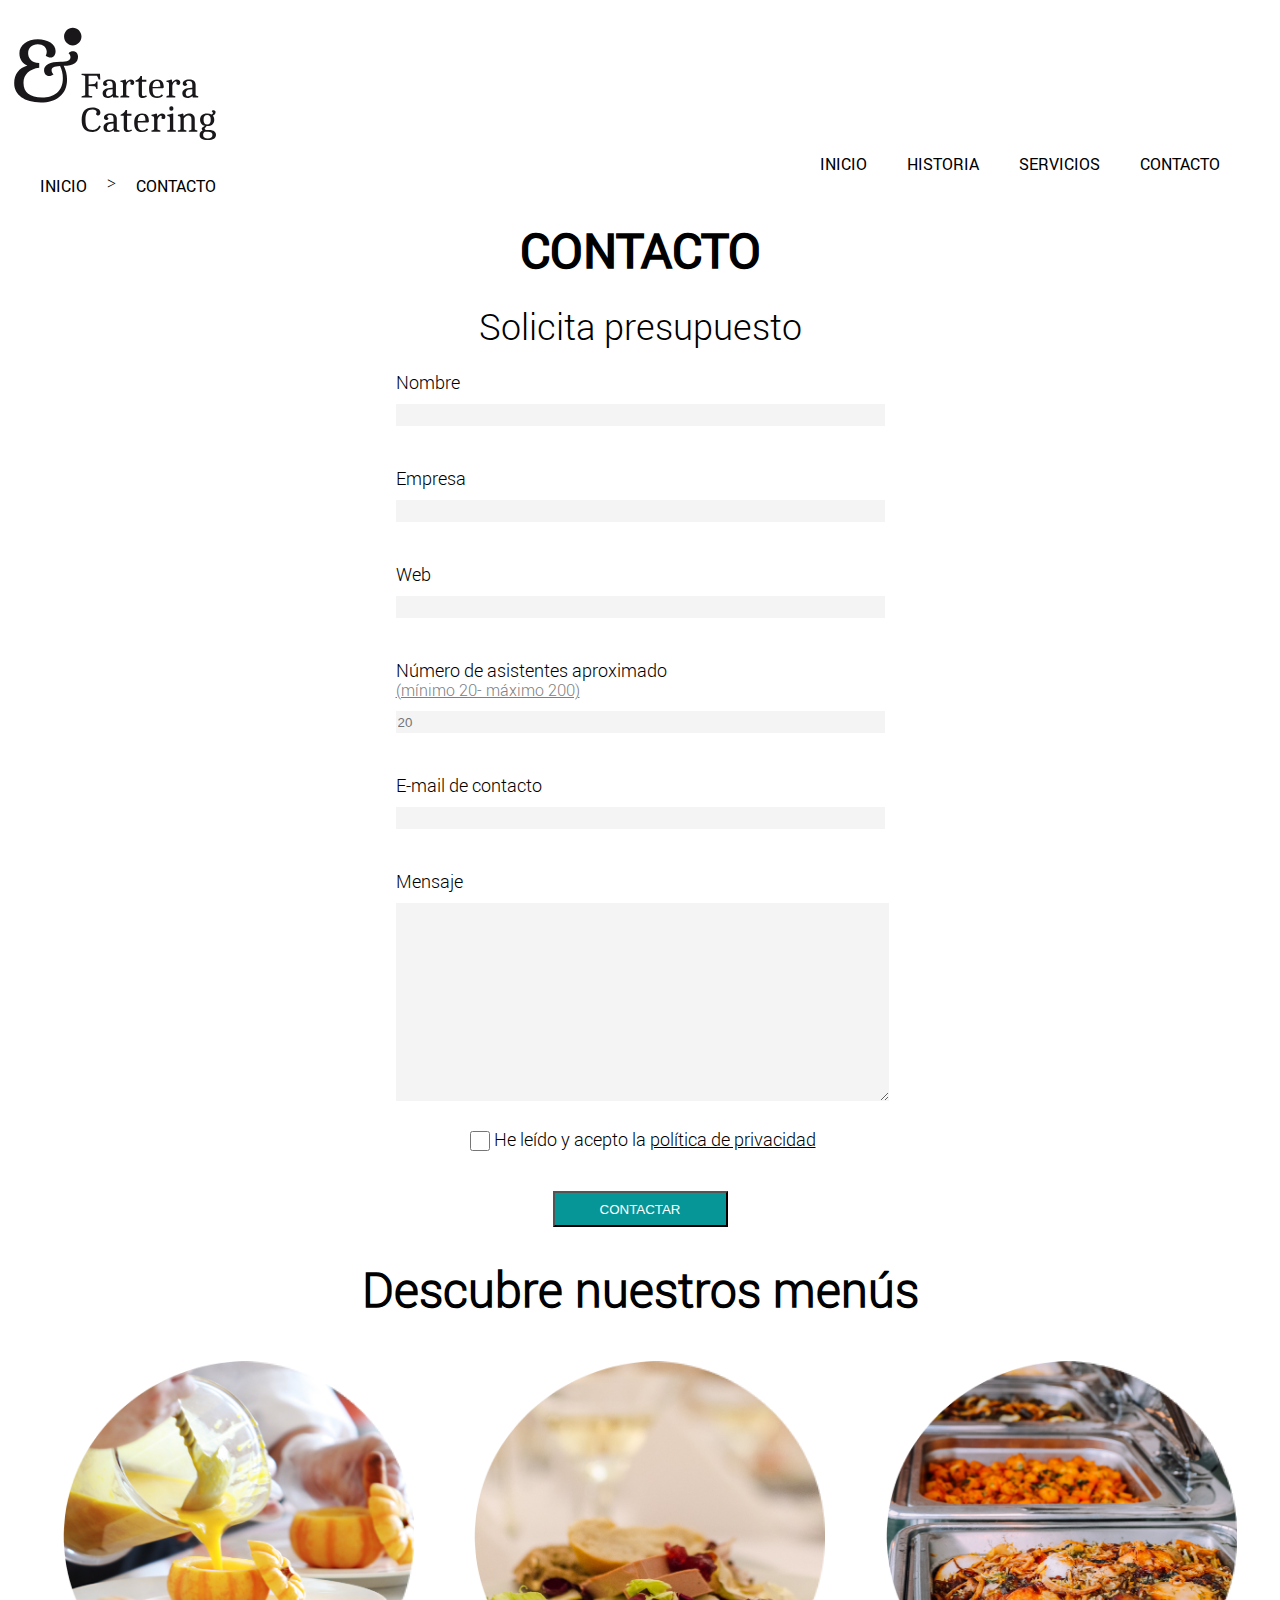
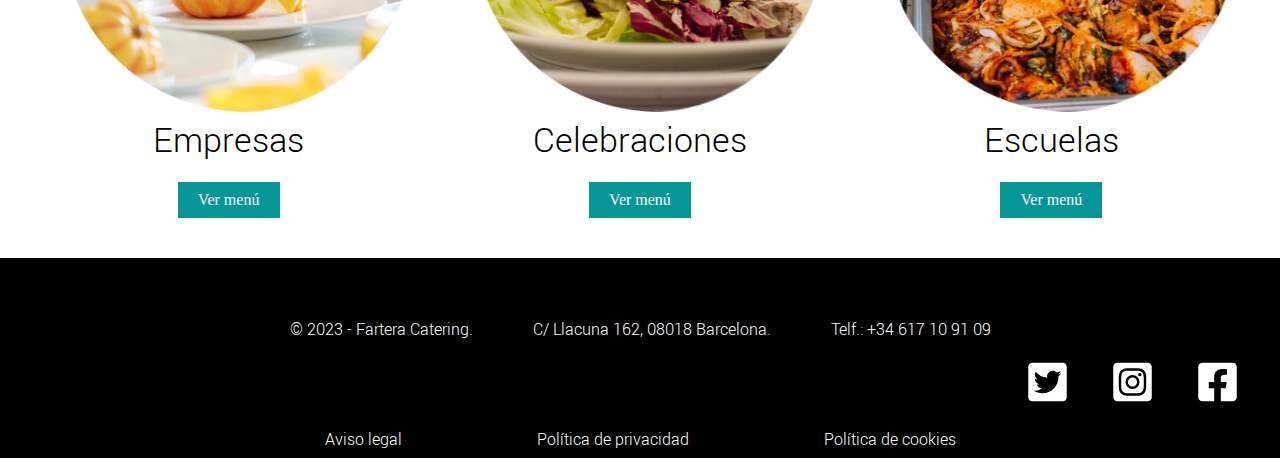
<file: contacto.html>
<!DOCTYPE html>
<html lang="es-ES">
<head>
    <title>Contacto</title>
    <meta charset="UTF-8">
    <meta name="viewport" content="width=device-width, initial-scale=1.0">

    <link href="css/reset.css" rel="stylesheet">
    <link href="css/estils.css" rel="stylesheet">
    <link href="css/media.css" rel="stylesheet">
    <link href="css/fonts.css" rel="stylesheet">
</head>
<body>

    <header>
        <picture>

            <img class="original" src="img/FC-logo-horizontal.svg" alt="logo">

        </picture>

        <div class="movil">
            <img class="otro" src="img/FC-logo-isotipo.svg" alt="logo">
            <img class="vector" src="img/bars-solid.svg" alt="vector">
        </div>

        <nav class="nav">
            <ul>
                <li>
                    <a href="http://127.0.0.1:5500/nuestrosvalores.html">INICIO</a>
                </li>

                <li>
                    <a href="#">HISTORIA</a>
                </li>

                <li>
                    <a href="http://127.0.0.1:5500/menuempresa.html">SERVICIOS</a>
                </li>

                <li>
                    <a href="http://127.0.0.1:5500/contacto.html">CONTACTO</a>
                </li>

            </ul>
        </nav>

    </header>

    <ul class="inicio">

        <li> 
            <a href="http://127.0.0.1:5500/nuestrosvalores.html">INICIO</a>
        </li>

        <li>></li> 

        <li>
            <a href="http://127.0.0.1:5500/contacto.html">CONTACTO</a>
        </li>

    </ul>

    <div class="principal">

      <h1>CONTACTO</h1>   
      <h2>Solicita presupuesto</h2>

    </div>

    <div class="contenedor">
        <form method="post" enctype="application/x-www-form-urlencoded">
            <fieldset>

                <ul>
                    <li>
                        <label for="nombre">Nombre</label>
                        <input id="nombre" type="text" name="nombre">
                    </li>

                    <li>
                        <label for="empresa">Empresa</label>
                        <input id="empresa" type="text" name="empresa">
                    </li>

                    <li>
                        <label for="web">Web</label>
                        <input id="web" type="text" name="web">
                    </li>

                    <li>
                        <label class="asistente" for="asistentes">Número de asistentes aproximado</label>
 
                            <span class="asistentes">(mínimo 20- máximo 200)</span>
                        <input id="asistentes" type="text" placeholder="20" name="asistentes">
                    </li>

                    <li>
                        <label for="email">E-mail de contacto</label>
                        <input id="email" type="email" name="email">
                    </li>

                    <li>
                        <label for="mensaje">Mensaje</label>
                        <textarea id="mensaje"></textarea>
                    </li>

                </ul>                   
            
            </fieldset>

        </form>

    </div>

    <fieldset>

        <ul>
            <li class="datos">
                    <input id="check" type="checkbox" name="check">
                    <label for="check">He leído y acepto la <span> política de privacidad </span></label> 
            </li>
        </ul>
        
    </fieldset>

    <div class="boton">
        <button type="submit">CONTACTAR</button>
    </div>


    <h3>Descubre nuestros menús</h3>

    <section class="articulo">

        <article class="empresa">

            <picture>
                <img src="img_/foto-empresas@3x.png" alt="empresa">   
            </picture>
            <div class="bot">
               <h4>Empresas</h4>        
               <a href="#">Ver menú</a>
            </div>
        </article>

        <article class="celebracion">

            <picture class="celebracion">
                <img src="img_/foto-celeb@3x.png" alt="celebración">
            </picture>
            <div class="bot">
              <h4>Celebraciones</h4>           
              <a href="#">Ver menú</a>
            </div>
        </article>

        <article class="escuela">

            <picture>
                <img src="img_/foto-escuelas@3x.png" alt="escuela">
            </picture>
            <div class="bot">
              <h4>Escuelas</h4>           
              <a href="#">Ver menú</a>
            </div>
        </article>

    </section>

    <footer>

        <address class="primero">

            <p>© 2023 - Fartera Catering.</p>
            <p>C/ Llacuna 162, 08018 Barcelona.</p>
            <p>Telf.: +34 617 10 91 09</p>

        </address>

        <div class="logos">
            <div>

                <a href="https://twitter.com/FarteraCatering">

                    <img src="img/twitter-square-brands.svg" alt="twitter">
                </a>

            </div>

            <div>

                <a href="https://instagram.com/FarteraCatering">  

                    <img src="img/instagram-square-brands.svg" alt="instagram">
                </a>

            </div>

            <div>

                <a href="https://facebook.com/FarteraCatering">

                    <img src="img/facebook-square-brands.svg" alt="facebook">

                </a>

            </div>

        </div>


        <div class="contenido">

            <p>Aviso legal</p>
            <p>Política de privacidad</p>
            <p class="cookies">Política de cookies</p>

        </div>

    </footer>

</body>
</html>
</file>
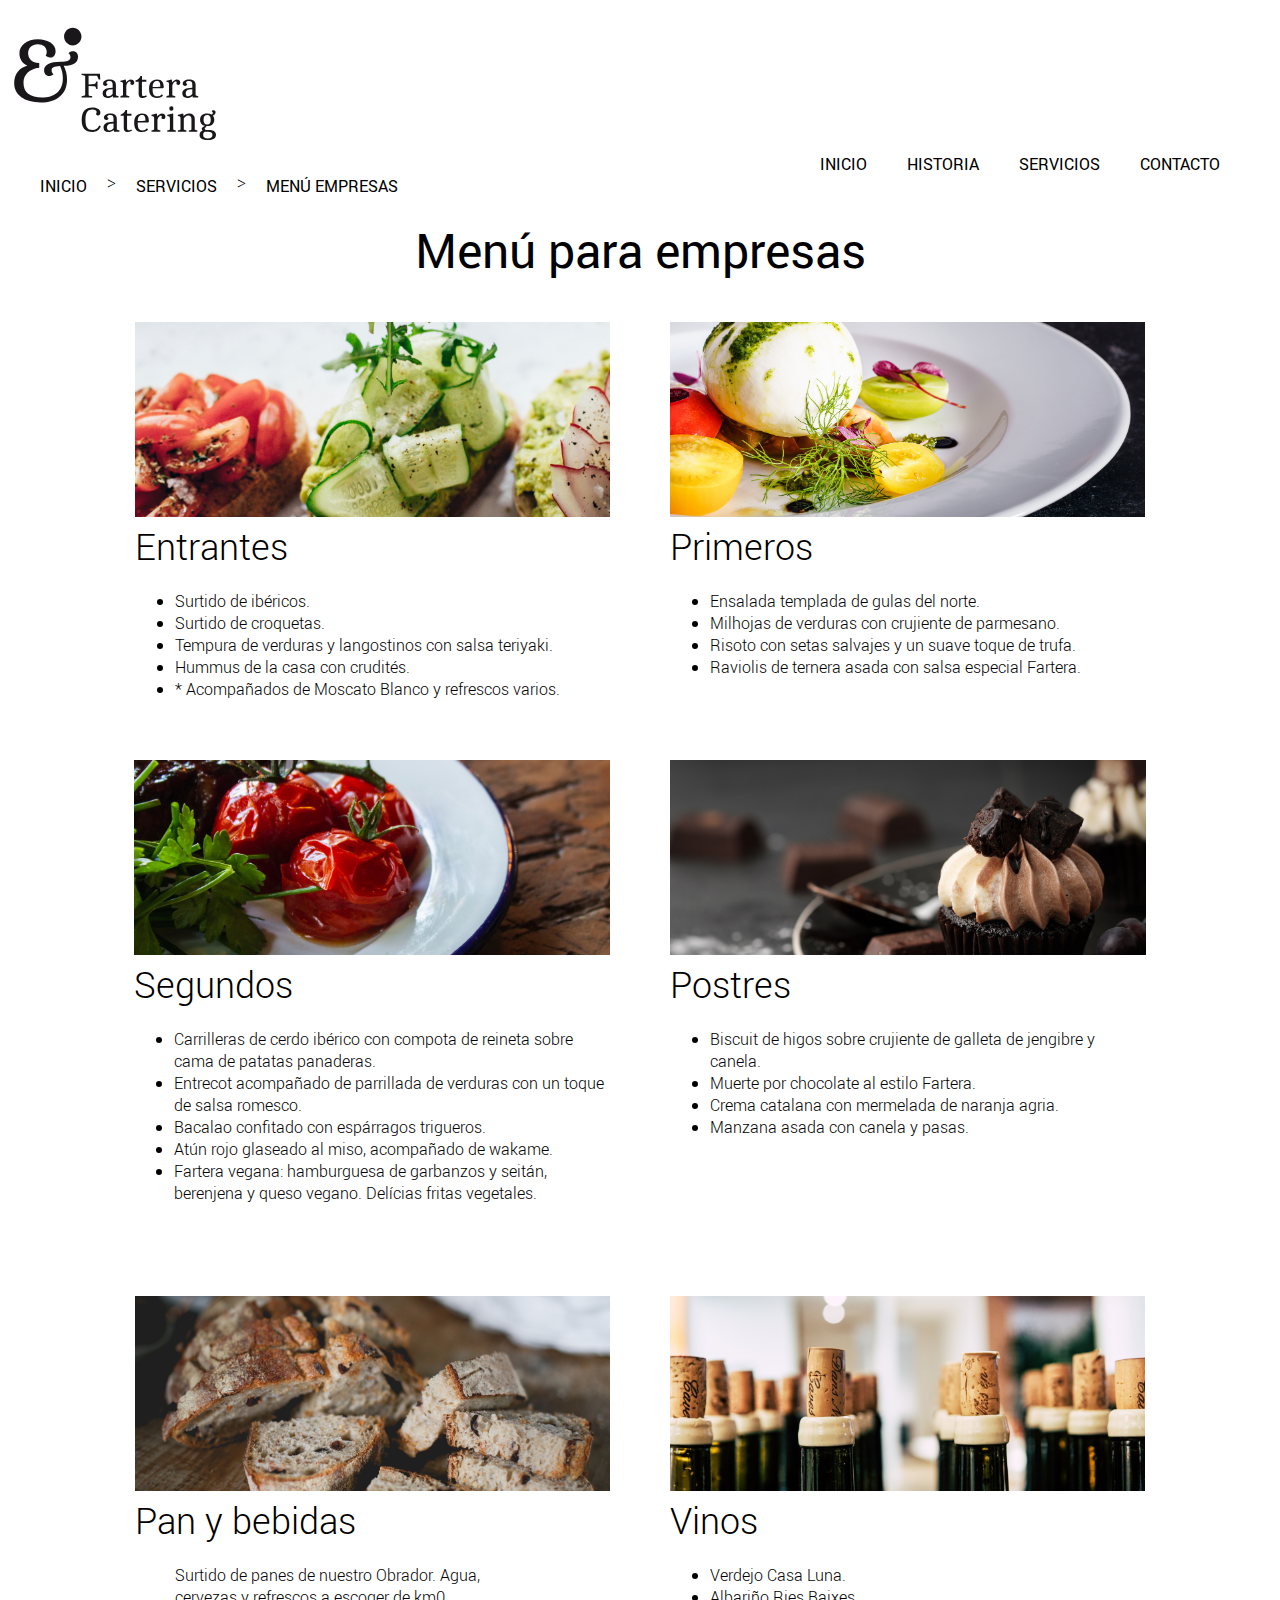
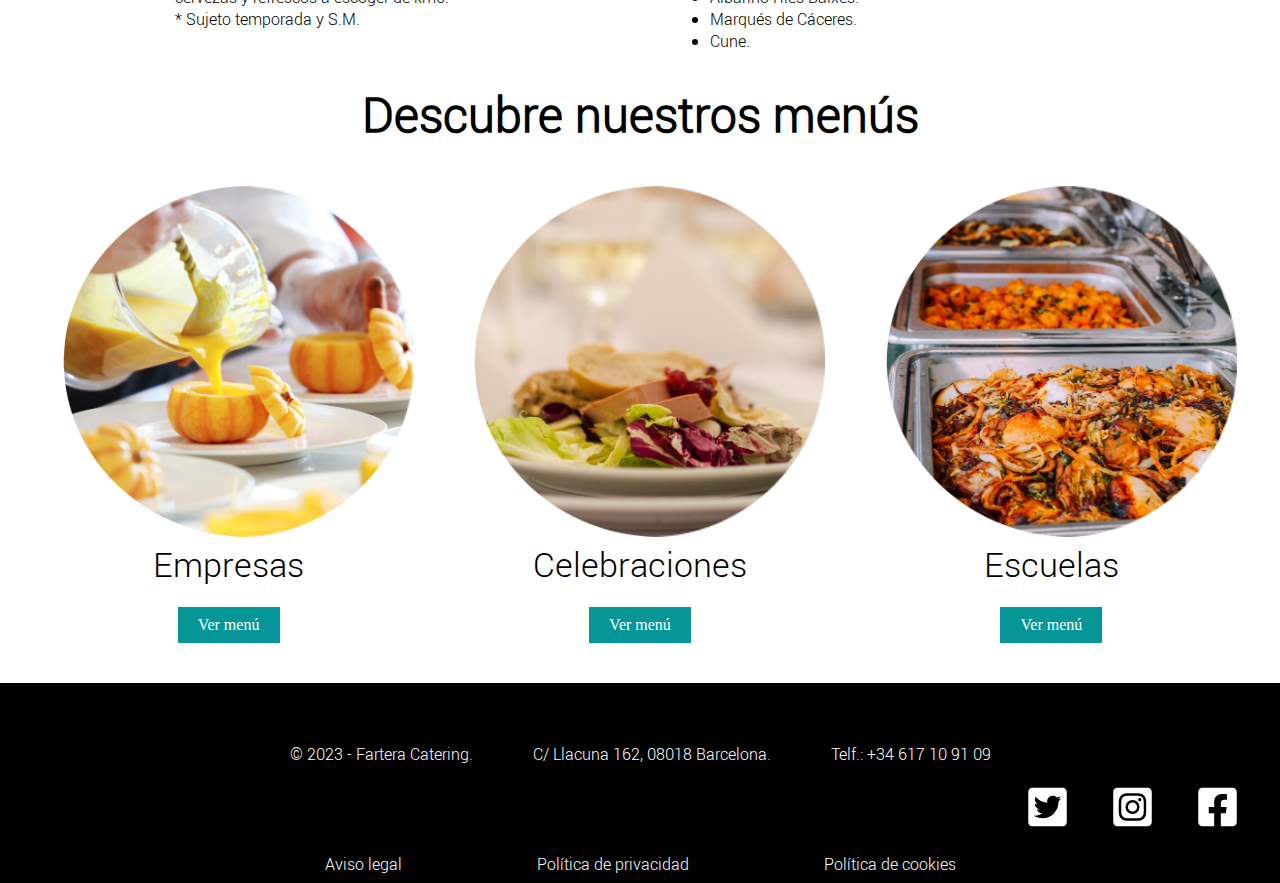
<file: menuempresa.html>
<!DOCTYPE html>
<html lang="es-ES">
<head>
    <title>Menú empresa</title>
    <meta charset="UTF-8">
    <meta name="viewport" content="width=device-width, initial-scale=1.0">

    <link href="css/reset.css" rel="stylesheet">
    <link href="css/estils.css" rel="stylesheet">
    <link href="css/media.css" rel="stylesheet">
    <link href="css/fonts.css" rel="stylesheet">
</head>

<body>
    <header>
        <picture>

            <img class="original" src="img/FC-logo-horizontal.svg" alt="logo">

        </picture>

        <nav class="nav">
            <ul>
                <li>
                    <a href="http://127.0.0.1:5500/nuestrosvalores.html">INICIO</a>
                </li>

                <li>
                    <a href="#">HISTORIA</a>
                </li>

                <li>
                    <a href="#">SERVICIOS</a>
                </li>

                <li>
                    <a href="http://127.0.0.1:5500/contacto.html">CONTACTO</a>
                </li>

            </ul>
        </nav>

    </header>

    <ul class="inicio">

        <li> 
            <a href="http://127.0.0.1:5500/nuestrosvalores.html">INICIO</a>
        </li>

        <li>></li> 

        <li>
            <a href="#">SERVICIOS</a>
        </li>

        <li>></li> 

        <li>
            <a href="#">MENÚ EMPRESAS</a>
        </li>

    </ul>

<section>

    <div class="menu">Menú para empresas</div>

    <article class="uno">

        <div class="entrante">

        <picture>
            <source srcset="img-menu_empresa/entrantes@3x.jpg 3x" media="(min-width:1200px)">
            <source srcset="img-menu_empresa/entrantes@2x.jpg 2x" media="(min-width:640px)">
            <source srcset="img-menu_empresa/entrantes.jpg" media="(min-width:320px)">

                <img src="img-menu_empresa/entrantes@3x.jpg" alt="entrantes"> 

        </picture>


     <h2>Entrantes</h2>

     <nav class="ent">
        <ul>
            <li>Surtido de ibéricos.</li>
            <li>Surtido de croquetas.</li>
            <li>Tempura de verduras y langostinos con salsa teriyaki.</li>
            <li>Hummus de la casa con crudités.</li>
            <li class="especial">* Acompañados de Moscato Blanco y refrescos varios.</li>
        </ul>
     </nav>
     </div>

     <div class="primeros">

      <picture>
        <source srcset="img-menu_empresa/primeros@3x.jpg 3x" media="(min-width:1200px)">
        <source srcset="img-menu_empresa/primeros@2x.jpg 2x" media="(min-width:640px)">
        <source srcset="img-menu_empresa/primeros.jpg" media="(min-width:320px)">

            <img src="img-menu_empresa/primeros@3x.jpg" alt="primeros"> 

      </picture>

      <h2>Primeros</h2>

      <nav class="prim">
        <ul>
            <li>Ensalada templada de gulas del norte.</li>
            <li>Milhojas de verduras con crujiente de parmesano.</li>
            <li>Risoto con setas salvajes y un suave toque de trufa.</li>
            <li>Raviolis de ternera asada con salsa especial Fartera.</li>
        </ul>
      </nav>
     </div>
    </article>

    <article class="dos">
        <div class="segundos">
            <picture>
                <source srcset="img-menu_empresa/segundos@3x.jpg 3x" media="(min-width:1200px)">
                <source srcset="img-menu_empresa/segundos@2x.jpg 2x" media="(min-width:640px)">
                <source srcset="img-menu_empresa/segundos.jpg" media="(min-width:320px)">

                   <img src="img-menu_empresa/segundos@3x.jpg" alt="segundos">

            </picture>

            <h2>Segundos</h2>

            <nav class="sen">
                <ul>
                    <li>Carrilleras de cerdo ibérico con compota de reineta sobre cama de patatas panaderas.</li>
                    <li>Entrecot acompañado de parrillada de verduras con un toque de salsa romesco.</li>
                    <li>Bacalao confitado con espárragos trigueros.</li>
                    <li>Atún rojo glaseado al miso, acompañado de wakame.</li>
                    <li>Fartera vegana: hamburguesa de garbanzos y seitán, berenjena y queso vegano. Delícias fritas vegetales.</li>
                </ul>
            </nav>
        </div>

        <div class="postres">

            <picture>
                <source srcset="img-menu_empresa/postres@3x.jpg 3x" media="(min-width:1200px)">
                <source srcset="img-menu_empresapostres@2x.jpg 2x" media="(min-width:640px)">
                <source srcset="img-menu_empresa/postres.jpg" media="(min-width:320px)">

                <img src="img-menu_empresa/postres@3x.jpg" alt="postres">

            </picture>

            <h2>Postres</h2>

            <nav class="pos">
                <ul>
                    <li>Biscuit de higos sobre crujiente de galleta de jengibre y canela.</li>
                    <li>Muerte por chocolate al estilo Fartera.</li>
                    <li>Crema catalana con mermelada de naranja agria.</li>
                    <li>Manzana asada con canela y pasas.</li>
                </ul>
            </nav>

        </div>
    </article>

    <article class="tres">
        <div class="pan">

            <picture>
                <source srcset="img-menu_empresa/pan_bebidas@3x.jpg 3x" media="(min-width:1200px)">
                <source srcset="img-menu_empresa/pan_bebidas@2x.jpg 2x" media="(min-width:640px)">
                <source srcset="img-menu_empresa/pan_bebidas.jpg" media="(min-width:320px)">

                <img src="img-menu_empresa/pan_bebidas@3x.jpg" alt="pan">

            </picture>

            <h2>Pan y bebidas</h2>

            <div class="bebida">
                <p>Surtido de panes de nuestro Obrador. Agua, cervezas y refrescos a escoger de km0.</p>
                <p>* Sujeto temporada y S.M.</p>
            </div>
        </div>

        <div class="vino">
            <picture>
                <source srcset="img-menu_empresa/vinos@3x.jpg 3x" media="(min-width:1200px)">
                <source srcset="img-menu_empresa/vinos@2x.jpg 2x" media="(min-width:640px)">
                <source srcset="img-menu_empresa/vinos.jpg" media="(min-width:320px)">

                <img src="img-menu_empresa/vinos@3x.jpg" alt="vinos">

            </picture>

            <h2>Vinos</h2>

            <nav class="vi">
                <ul>
                    <li>Verdejo Casa Luna.</li>
                    <li>Albariño Ries Baixes.</li>
                    <li>Marqués de Cáceres.</li>
                    <li>Cune.</li>
                </ul>
            </nav>
        </div>
    </article>

</section>

<h3>Descubre nuestros menús</h3>

    <section class="articulo">

        <article class="empresa">

            <picture>
                <img src="img_/foto-empresas@3x.png" alt="empresa">   
            </picture>
            <div class="bot">
               <h4>Empresas</h4>        
               <a href="#">Ver menú</a>
            </div>
        </article>

        <article class="celebracion">

            <picture class="celebracion">
                <img src="img_/foto-celeb@3x.png" alt="celebración">
            </picture>
            <div class="bot">
              <h4>Celebraciones</h4>           
              <a href="#">Ver menú</a>
            </div>
        </article>

        <article class="escuela">

            <picture>
                <img src="img_/foto-escuelas@3x.png" alt="escuela">
            </picture>
            <div class="bot">
              <h4>Escuelas</h4>           
              <a href="#">Ver menú</a>
            </div>
        </article>

    </section>

    <footer>

        <address class="primero">

            <p>© 2023 - Fartera Catering.</p>
            <p>C/ Llacuna 162, 08018 Barcelona.</p>
            <p>Telf.: +34 617 10 91 09</p>

        </address>

        <div class="logos">
            <div>

                <a href="https://twitter.com/FarteraCatering">

                    <img src="img/twitter-square-brands.svg" alt="twitter">
                </a>

            </div>

            <div>

                <a href="https://instagram.com/FarteraCatering">  

                    <img src="img/instagram-square-brands.svg" alt="instagram">
                </a>

            </div>

            <div>

                <a href="https://facebook.com/FarteraCatering">

                    <img src="img/facebook-square-brands.svg" alt="facebook">

                </a>

            </div>

        </div>


        <div class="contenido">

            <p>Aviso legal</p>
            <p>Política de privacidad</p>
            <p class="cookies">Política de cookies</p>

        </div>

    </footer>
</body>
</html>
</file>
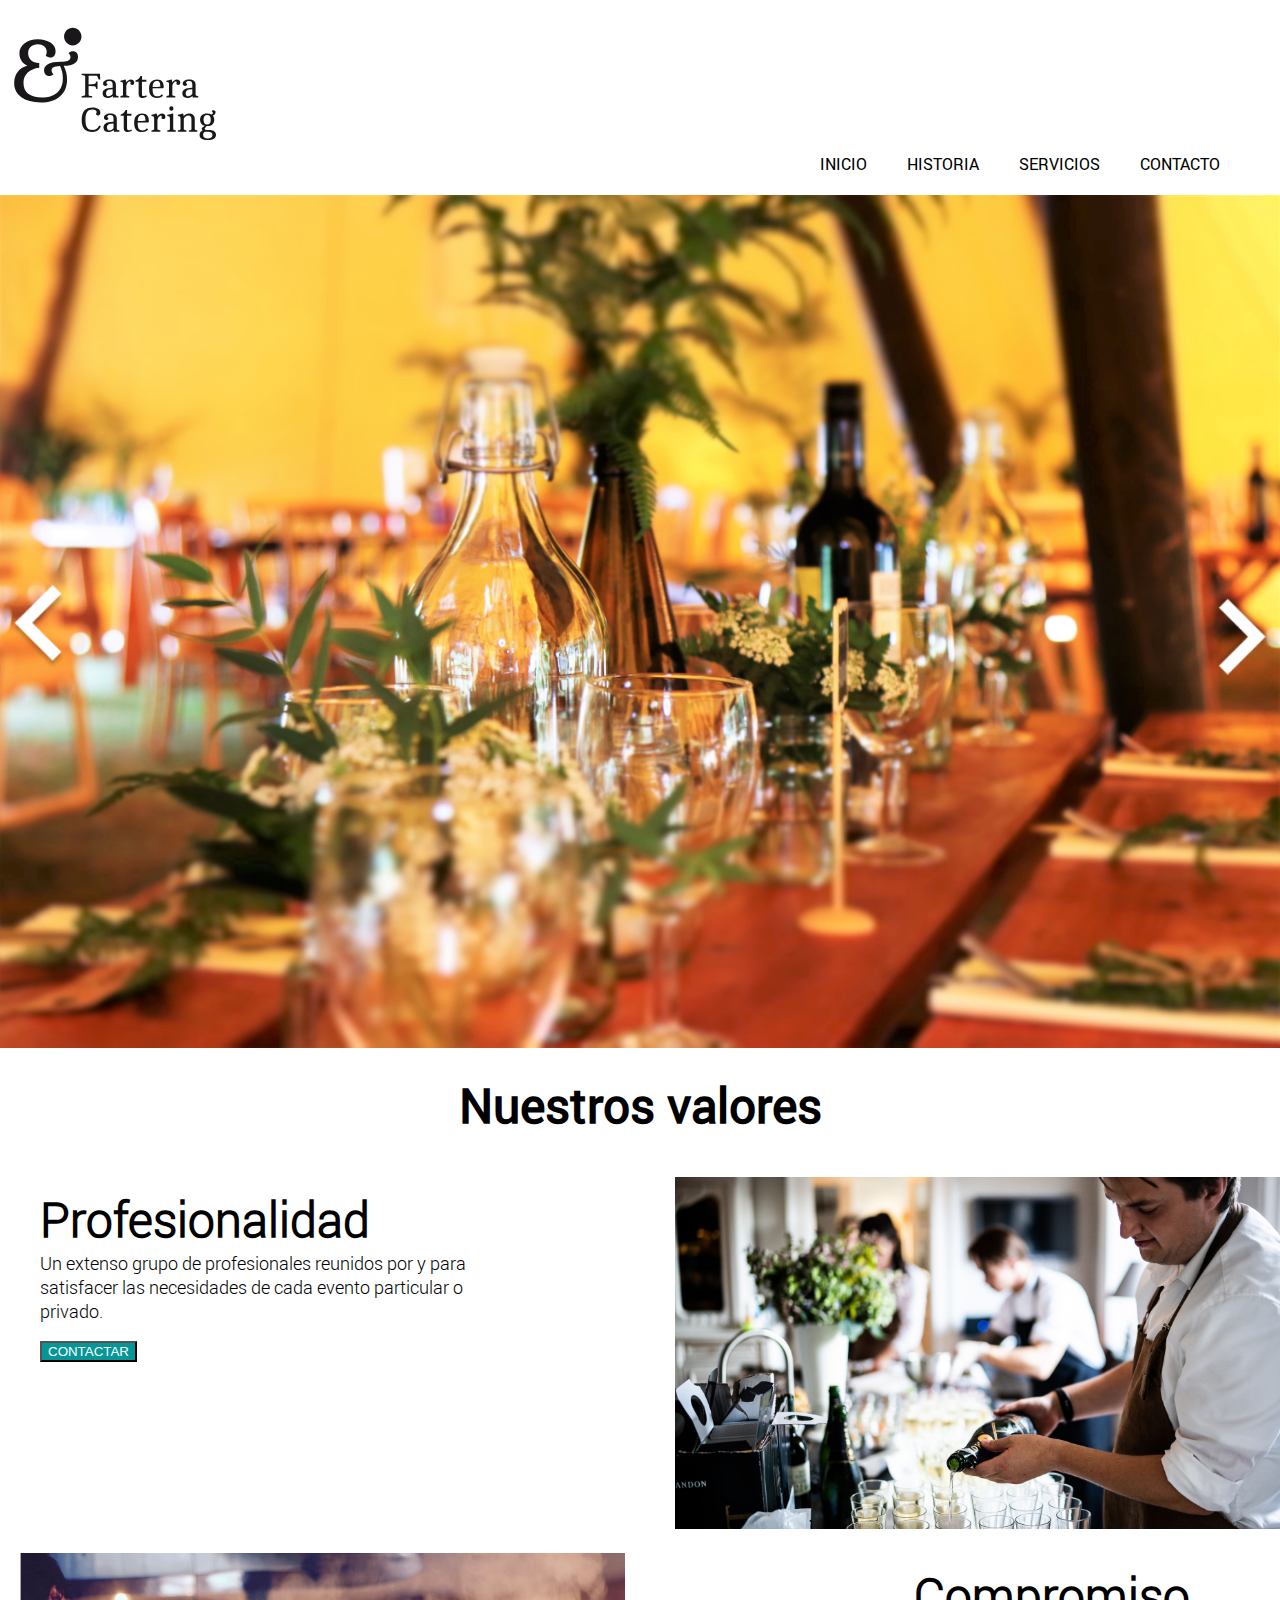
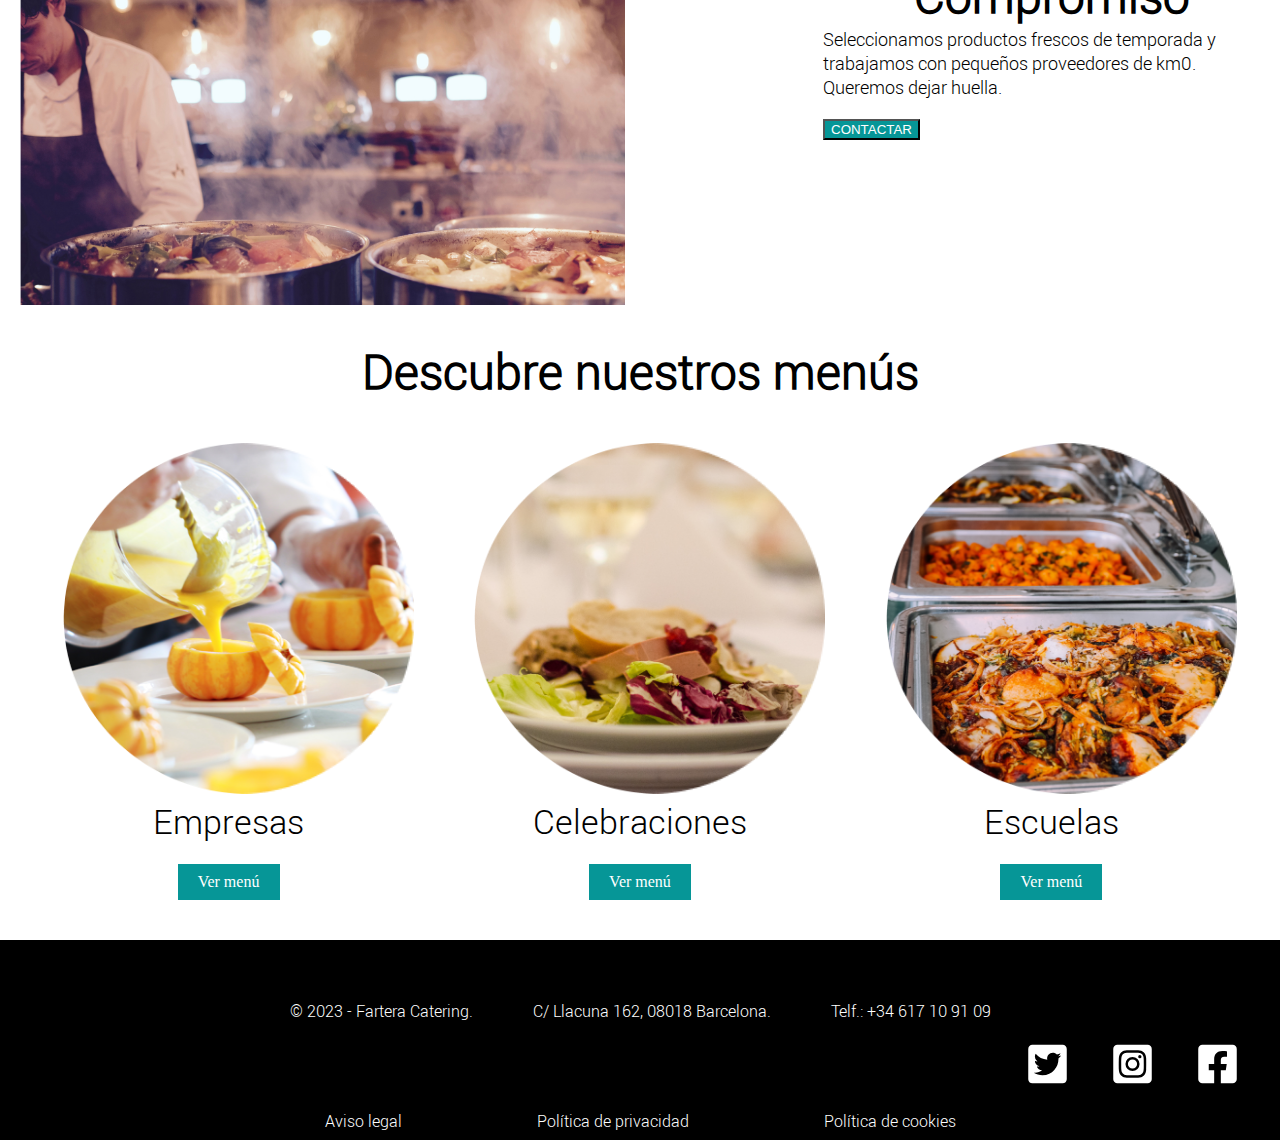
<file: nuestrosvalores.html>
<!DOCTYPE html>
<html lang="es-ES">
<head>
    <title>Nuestros valores</title>
    <meta charset="UTF-8">
    <meta name="viewport" content="width=device-width, initial-scale=1.0">

    <link href="css/reset.css" rel="stylesheet">
    <link href="css/estils.css" rel="stylesheet">
    <link href="media-nuestros_valores/media.css" rel="stylesheet">
    <link href="media-nuestros_valores/fonts.css" rel="stylesheet">

</head>

<body>
    <header>
        <picture>

            <img class="original" src="img/FC-logo-horizontal.svg" alt="logo">

        </picture>

        <div class="movil">
            <img class="otro" src="img/FC-logo-isotipo.svg" alt="logo">
            <img class="vector" src="img/bars-solid.svg" alt="vector">
        </div>

        <nav class="nav">
            <ul>
                <li>
                    <a href="#">INICIO</a>
                </li>

                <li>
                    <a href="#">HISTORIA</a>
                </li>

                <li>
                    <a href="#">SERVICIOS</a>
                </li>

                <li>
                    <a href="#">CONTACTO</a>
                </li>

            </ul>
        </nav>

    </header>

   <main>
    <div class="carrousel">
        
        <!--CONTROLES DE CARROUSEL-->
        <div class="control">
            <a id="retroceder" title="retroceder"></a>
            <a id="avanzar" title="avanzar"></a>
        </div>

        <!--CARGA LAS IMÁGENES-->
        <div id="imagen"></div>
    
    </div>
    

    <!-- <picture class="foto">
        <source srcset="img-nuestros_valores/foto3-pase1@3x.jpg 3x" media="(min-width:1200px)">
        <source srcset="img-nuestros_valores/foto3-pase1@2x.jpg 2x" media="(min-width:640px)">
        <source srcset="img-nuestros_valores/foto3-pase1.jpg" media="(min-width:320px)">
              <img src="img-nuestros_valores/foto3-pase1@3x.jpg" alt="foto">
    </picture> -->

   </main>

   <h1 class="valores">Nuestros valores</h1>

   <section class="one">

    <article class="pro">

        <h3 class="profesional">Profesionalidad</h3>
        <p>Un extenso grupo de profesionales reunidos por y para satisfacer las necesidades de cada evento particular o privado.</p>

        <div class="but">
            <button class="contactar" type="submit">CONTACTAR</button>
        </div>
    </article>

    <article>
        
        <picture class="valoresimg">
            <source srcset="img-nuestros_valores/profesionalidad@3x.jpg 3x" media="(min-width:1200px)">
            <source srcset="img-nuestros_valores/profesionalidad@2x.jpg 2x" media="(min-width:640px)">
            <source srcset="img-nuestros_valores/profesionalidad.jpg" media="(min-width:320px)">
                <img src="img-nuestros_valores/profesionalidad@3x.jpg" alt="profesionalidad">
        </picture>
    </article>

    
   </section>

   <section class="one">
    <article>
        <picture class="fogones">
            <source srcset="img-nuestros_valores/compromiso@3x.jpg 3x" media="(min-width:1200px)">
            <source srcset="img-nuestros_valores/compromiso@2x.jpg 2x" media="(min-width:640px)">
            <source srcset="img-nuestros_valores/compromiso.jpg" media="(min-width:320px)">
                <img src="img-nuestros_valores/compromiso@3x.jpg" alt="fogones">
        </picture>
    </article>

    <article class="com">
        <h3 class="compro">Compromiso</h3>
        <p>Seleccionamos productos frescos de temporada y trabajamos con pequeños proveedores de km0. Queremos dejar huella.</p>

        <div class="buton">
            <button class="contactar" type="submit">CONTACTAR</button>
        </div>
        
    </article>
   </section>

<h3>Descubre nuestros menús</h3>

<section class="articulo">

    <article class="empresa">

        <picture>
            <img src="img_/foto-empresas@3x.png" alt="empresa">   
        </picture>
        <div class="bot">
           <h4>Empresas</h4>        
           <a href="http://127.0.0.1:5500/menuempresa.html">Ver menú</a>
        </div>
    </article>

    <article class="celebracion">

        <picture class="celebracion">
            <img src="img_/foto-celeb@3x.png" alt="celebración">
        </picture>
        <div class="bot">
          <h4>Celebraciones</h4>           
          <a href="#">Ver menú</a>
        </div>
    </article>

    <article class="escuela">

        <picture>
            <img src="img_/foto-escuelas@3x.png" alt="escuela">
        </picture>
        <div class="bot">
          <h4>Escuelas</h4>           
          <a href="#">Ver menú</a>
        </div>
    </article>

</section>

<footer>

    <address class="primero">

        <p>© 2023 - Fartera Catering.</p>
        <p>C/ Llacuna 162, 08018 Barcelona.</p>
        <p>Telf.: +34 617 10 91 09</p>

    </address>

    <div class="logos">
        <div>

            <a href="https://twitter.com/FarteraCatering">

                <img src="img/twitter-square-brands.svg" alt="twitter">
            </a>

        </div>

        <div>

            <a href="https://instagram.com/FarteraCatering">  

                <img src="img/instagram-square-brands.svg" alt="instagram">
            </a>

        </div>

        <div>

            <a href="https://facebook.com/FarteraCatering">

                <img src="img/facebook-square-brands.svg" alt="facebook">

            </a>

        </div>

    </div>


    <div class="contenido">

        <p>Aviso legal</p>
        <p>Política de privacidad</p>
        <p class="cookies">Política de cookies</p>

    </div>

</footer>
    
<script src="js/nuestros_valores.js"></script>

</body>
</html>
</file>
<file: css/estils.css>
/*CONTACTO*/

header img {
    width: 234px;
    height: 129px;
}

.nav ul li {
    list-style: none;
    display: flex;
    font-family: "Robotoregular"; 
}

.nav ul {
    display: flex;
    justify-content: end;
    gap: 40px;
    margin-right: 60px;
}

.nav a {
    text-decoration: none;
    color: black;
}

.inicio {
    display: flex;
    list-style: none;
    margin-left: 40px;
    gap: 20px; 
} 

.inicio a {
    text-decoration: none;
    color: #000000;
    font-family: "Robotoregular"; 

}

.principal {
    display: flex;
    align-items: center;
    flex-direction: column;
}

.contenedor {
    display: flex;
    justify-content: center;
} 

 .contenedor ul li {
    display: flex;
    list-style: none;
}  

 .contenedor li {
    display: flex;
    flex-direction: column;
}


.principal {
    display: flex;
    align-items: center;
    flex-direction: column;
}

h1 {
    margin-top: 20px;
    font-weight: 600;
    font-size: 48px;
    margin-bottom: 20px; 
    font-family: "Robotoregular"; 
    color: #000;
}

h2 {
    font-size: 36px;
    color: #000;
    margin-bottom: 20px;
    font-weight: 300;
    font-family: "Robotolight"; 
}

input {
    height: 20px;
    background-color: rgba(148, 148, 148, 0.10);
    margin-top: 10px;
    margin-bottom: 40px;
    border: none;
}

label {
    font-family: "Robotolight"; 
    font-weight: 400; 
    font-size: 18px; 
}

.asistente {
    width: 489px;
    height: 21px;
    font-size: 18px;
}

textarea {
    background-color: rgba(148, 148, 148, 0.10);
    height: 194px;
    width: 100%;
    border: none;
    margin-top: 10px;
    margin-bottom: 20px;
}

span {
    font-family: "Robotolight";
}

.check input {
    margin-right: 10px; 
} 

span {
    text-decoration: underline;
}


.datos {
    display: flex;
    justify-content: center;
    
} 

.datos label {
    text-align: center;
    margin-top: 6px;
}

.datos input {
    width: 22px;
}

.asistentes {
    color: gray;
}

.boton {
    display: flex;
    justify-content: center;
}

.boton button {
    background-color: #069697;
    color: #FFF;
    width: 175px;
    height: 36px;
}

h3 {
    display: flex;
    justify-content: center;
    font-size: 48px; 
    font-family: "Robotolight"; 
    margin-top: 30px;
    font-weight: 600; 
    color: #000;
}

.empresa img, .celebracion img, .escuela img {
    mask-image: url(../mask/circulo.png);
    mask-repeat: no-repeat;
    mask-size: contain;
    height: 351px; 
    margin-top: 40px;
    margin-left: 20px;
}

.articulo {
    display: flex;
    flex-wrap: wrap;
    justify-content: center;
    gap: 40px; 
}

h4 {
    font-family: "Robotolight";
    color: #000000;
    font-size: 34px;
    font-weight: 300;   
}

.bot {
    display: flex;
    align-items: center;
    flex-direction: column;
}

.bot a {
    background-color: #069697;
    color: #FFFFFF;   
    text-decoration: none;
    width: 102px;
    height: 36px;
    display: flex;
    align-items: center;
    justify-content: center;
    margin-top: 20px;
}

footer {
    width: 100%;
    height: 200px;
    background-color: #000000;
}

footer p {
    color: #FFF;
}

.primero {
    display: flex;
    flex-direction: row;
    align-items: center;
    justify-content: center;
    font-family: "Robotolight";
    margin-top: 40px;
}

.logos img {
    width: 45px;
    height: 44px;
    filter: invert(100%);
}

.logos {
    display: flex;
    justify-content: flex-end;
    margin-right: 40px;
    gap: 40px;
    margin-bottom: 20px;
} 

.primero p {
    margin-top: 60px;
} 

.contenido {
    display: flex;
    flex-direction: row;
    align-items: center;
    justify-content: center;
    font-family: "Robotolight";
}


/* MENÚ EMPRESA*/

.menu {
    font-family: "Robotoregular";
    font-size: 48px;
    display: flex;
    justify-content: center;
    margin-bottom: 20px;
    margin-top: 20px;
}

.uno {
    display: flex;
    justify-content: center;
    flex-wrap: wrap;
    gap: 60px;
    font-family: "Robotolight";
}

.dos {
    display: flex;
    justify-content: center;
    flex-wrap: wrap;
    gap: 60px;
    margin-top: 40px;
    font-family: "Robotolight";
}

.tres {
    display: flex;
    justify-content: center;
    flex-wrap: wrap;
    gap: 60px;
    font-family: "Robotolight";
}

.pos, .sen {
    width: 436px;
    height: 248px;
}

.ent, .prim, .sen, .pos, .bebida, .vi {
    margin-left: 40px;
    font-family: "Robotolight";

}

.bebida p {
    width: 325px;
}


/*NUESTROS VALORES*/

/* .carrousel {
    margin: 0 auto;
} */

img {
  width: 100%;
  margin-top: 20px;
}

/* CONTROLES */

.control {
    position: relative;
}

a#retroceder, a#avanzar{
    position: absolute;
    top: 32vw;/*Viewport Width - relativo al ancho del visor*/
    
    /*Ancho y alto de la <a>*/
    width:4.4vw;/*Viewport Height - relativo al alto del visor*/
    height:7vw;
    
    /*Imagen de fondo de la <a>*/
    background-image: url(../img/flechas.png);
    background-size: contain;
    
    /*Hace que toda la <a> sea clicable*/
    display: block;
    /*Hacemos que no se repita dentro de <a>*/
    background-repeat: no-repeat;
    /*Le pedimos que ocupe el máximo del alto-ancho de <a> y que quede "contenida"*/
    background-size: contain;
}

a#retroceder{
    left:10px;
}

a#avanzar{
    transform:rotate(180deg);
    /*Giramos 180 grados*/
    right:10px;
}


/* .foto {
    display: flex;
    justify-content: center;
    margin-top: 20px;
}   

.foto img {
    width: 100%;
}  */



.valores {
    font-family: "Robotoregular";
    display: flex;
    justify-content: center;
} 

.profesional {
    display: flex;
    justify-content: flex-start;
    margin-left: 40px;
    font-size: 48px; 
    font-family: "Robotolight";
} 

.pro p {
    width: 460px;
    height: 90px;
    font-size: 18px; 
    font-family: "Robotolight";
    margin-left: 40px;
} 

.com p {
    width: 457px; 
    font-size: 18px; 
    font-weight: 400; 
    font-family: "Robotolight";
    display: flex;
    justify-content: end;
}

.but {
    margin-left: 40px;
}

.buton {
    margin-top: 20px;
}

.contactar {
    background-color: #069697;
    color: white;
} 

.valoresimg {
    margin-bottom: 20px;
    margin-right: 20px;
} 

.one {
    display: flex;
    justify-content: space-between;
} 


.fogones img {
    margin-left: 20px;
    margin-top: 20px;
}
</file>
<file: css/media.css>
@media screen and (min-width:641px) {
    .otro, .vector {
        display: none;
    }

    .primero {
        gap: 60px;
    }

    .contenido {
        gap: 135px;
    }
} 


@media screen and (min-width:320px) and (max-width:640px) {
    .original {
        display: none;
    }

    .nav, .inicio {
        display: none;
    }

    .movil {
        display: flex;
        margin-right: 80px;
    }

    .vector {
        width: 40px;
        height: 35px;
        margin-top: 40px;
        margin-left: 40px;
    }

    h2 {
        text-align: center;
    }

    .contenedor {
        text-align: center;
    }

    .contenedor input {
        width: 40%;
        height: 36px;
        margin-left: 180px;
    }

    .contenedor label {
        display: flex;
        margin-left: 180px;
    }

    textarea {
        width: 45%;
        height: 194px;
        margin-left: 180px;
    }

    .box input {
        width: 28px;
        height: 28px;
    }

    h3 {
        text-align: center;
    }

    .empresa img, .celebracion img, .escuela img {
        height: 255px;
    }

    footer {
        height: 100%;
    }

    .primero {
        display: flex;
        flex-direction: column;
    }

    .logos {
        margin-top: 30px;
        margin-bottom: 30px;
    }

    .contenido {
        display: flex;
        flex-direction: column;
        gap: 40px;
    }

    .cookies {
        margin-bottom: 30px;
    }

    .datos label {
        margin-right: 28px;
    }
}
</file>
<file: css/fonts.css>
@font-face {
    font-family: "Robotolight";
    src: url(../fonts/Roboto-Light-webfont.eot);
    src: url(../fonts/Roboto-Light-webfont.eot#eifix) format(embedded-opentype),
        url(../fonts/Roboto-Light-webfont.woff) format(woff),
        url(../fonts/Roboto-Light-webfont.ttf) format(truetype),
        url(../fonts/Roboto-Light-webfont.svg#RobotoLight) format(svg);
    font-weight: 300;
    font-style: normal;    
}

@font-face {
    font-family: "Robotomedium";
    src: url(../fonts/Roboto-Medium-webfont.eot);
    src: url(../fonts/Roboto-Medium-webfont.eot#eifix) format(embedded-opentype),
         url(../fonts/Roboto-Medium-webfont.woff) format(woff),
         url(../fonts/Roboto-Medium-webfont.ttf) format(truetype),
         url(../fonts/Roboto-Medium-webfont.svg#Robotomedium) format(svg);
    font-weight: 400;
    font-style: normal;    
}

@font-face {
    font-family: "Robotoregular";
    src: url(../fonts/Roboto-Regular-webfont.eot);
    src: url(../fonts/Roboto-Regular-webfont.eot#iefix) format(embedded-opentype),
         url(../fonts/Roboto-Regular-webfont.woff) format(woff),
         url(../fonts/Roboto-Regular-webfont.ttf) format(truetype),
         url(../fonts/Roboto-Regular-webfont.svg#Robotoregular) format(svg);
    font-weight: 400;
    font-style: normal; 
}
</file>
<file: media-nuestros_valores/media.css>
@media screen and (min-width:641px) {
    .otro, .vector {
        display: none;
    }

    .primero {
        gap: 60px;
    }

    .contenido {
        gap: 135px;
    }
}

@media screen and (min-width:320px) and (max-width:640px) {
    .original {
        display: none;
    }

    .nav {
        display: none;
    }

    .movil {
        display: flex;
        margin-right: 80px;
    }

    .vector {
        width: 40px;
        height: 35px;
        margin-top: 40px;
        margin-left: 40px;
    }

    .foto img {
        display: none;
    }

    .valores {
        text-align: center;
    }

    .one {
        display: flex;
        flex-direction: column-reverse;
    }

    .valoresimg img {
        width: 100%;
        height: 185px;
    }

    .fogones img {
        width: 100%;
        height: 185px;
    }

    .profesional {
        margin-left: 40px;
        width: 246px;
        height: 42px;
        margin-bottom: 20px;
        font-size: 36px; 
    }

    .compro {
        font-size: 36px; 
        margin-bottom: 20px;
    }

    .pro p {
        width: 255px;
        text-align: center;
    }

    .but {
        margin-top: 60px;
        margin-right: 30px;
    }

    .com p {
        width: 255px;
        text-align: center;
        margin: 0 auto;
    }

     .buton, .but {
        text-align: center;
    } 

    h3 {
        text-align: center;
    }

    .empresa img, .celebracion img, .escuela img {
        height: 255px;
    }

    footer {
        height: 100%;
    }

    .primero {
        display: flex;
        flex-direction: column;
    }

    .logos {
        margin-top: 30px;
        margin-bottom: 30px;
    }

    .contenido {
        display: flex;
        flex-direction: column;
        gap: 40px;
    }

    .cookies {
        margin-bottom: 30px;
    }

    .datos label {
        margin-right: 28px;
    }

}
</file>
<file: media-nuestros_valores/fonts.css>
@font-face {
    font-family: "Robotolight";
    src: url(../fonts/Roboto-Light-webfont.eot);
    src: url(../fonts/Roboto-Light-webfont.eot#eifix) format(embedded-opentype),
        url(../fonts/Roboto-Light-webfont.woff) format(woff),
        url(../fonts/Roboto-Light-webfont.ttf) format(truetype),
        url(../fonts/Roboto-Light-webfont.svg#RobotoLight) format(svg);
    font-weight: 300;
    font-style: normal;    
}

@font-face {
    font-family: "Robotomedium";
    src: url(../fonts/Roboto-Medium-webfont.eot);
    src: url(../fonts/Roboto-Medium-webfont.eot#eifix) format(embedded-opentype),
         url(../fonts/Roboto-Medium-webfont.woff) format(woff),
         url(../fonts/Roboto-Medium-webfont.ttf) format(truetype),
         url(../fonts/Roboto-Medium-webfont.svg#Robotomedium) format(svg);
    font-weight: 400;
    font-style: normal;    
}

@font-face {
    font-family: "Robotoregular";
    src: url(../fonts/Roboto-Regular-webfont.eot);
    src: url(../fonts/Roboto-Regular-webfont.eot#iefix) format(embedded-opentype),
         url(../fonts/Roboto-Regular-webfont.woff) format(woff),
         url(../fonts/Roboto-Regular-webfont.ttf) format(truetype),
         url(../fonts/Roboto-Regular-webfont.svg#Robotoregular) format(svg);
    font-weight: 400;
    font-style: normal; 
}
</file>
